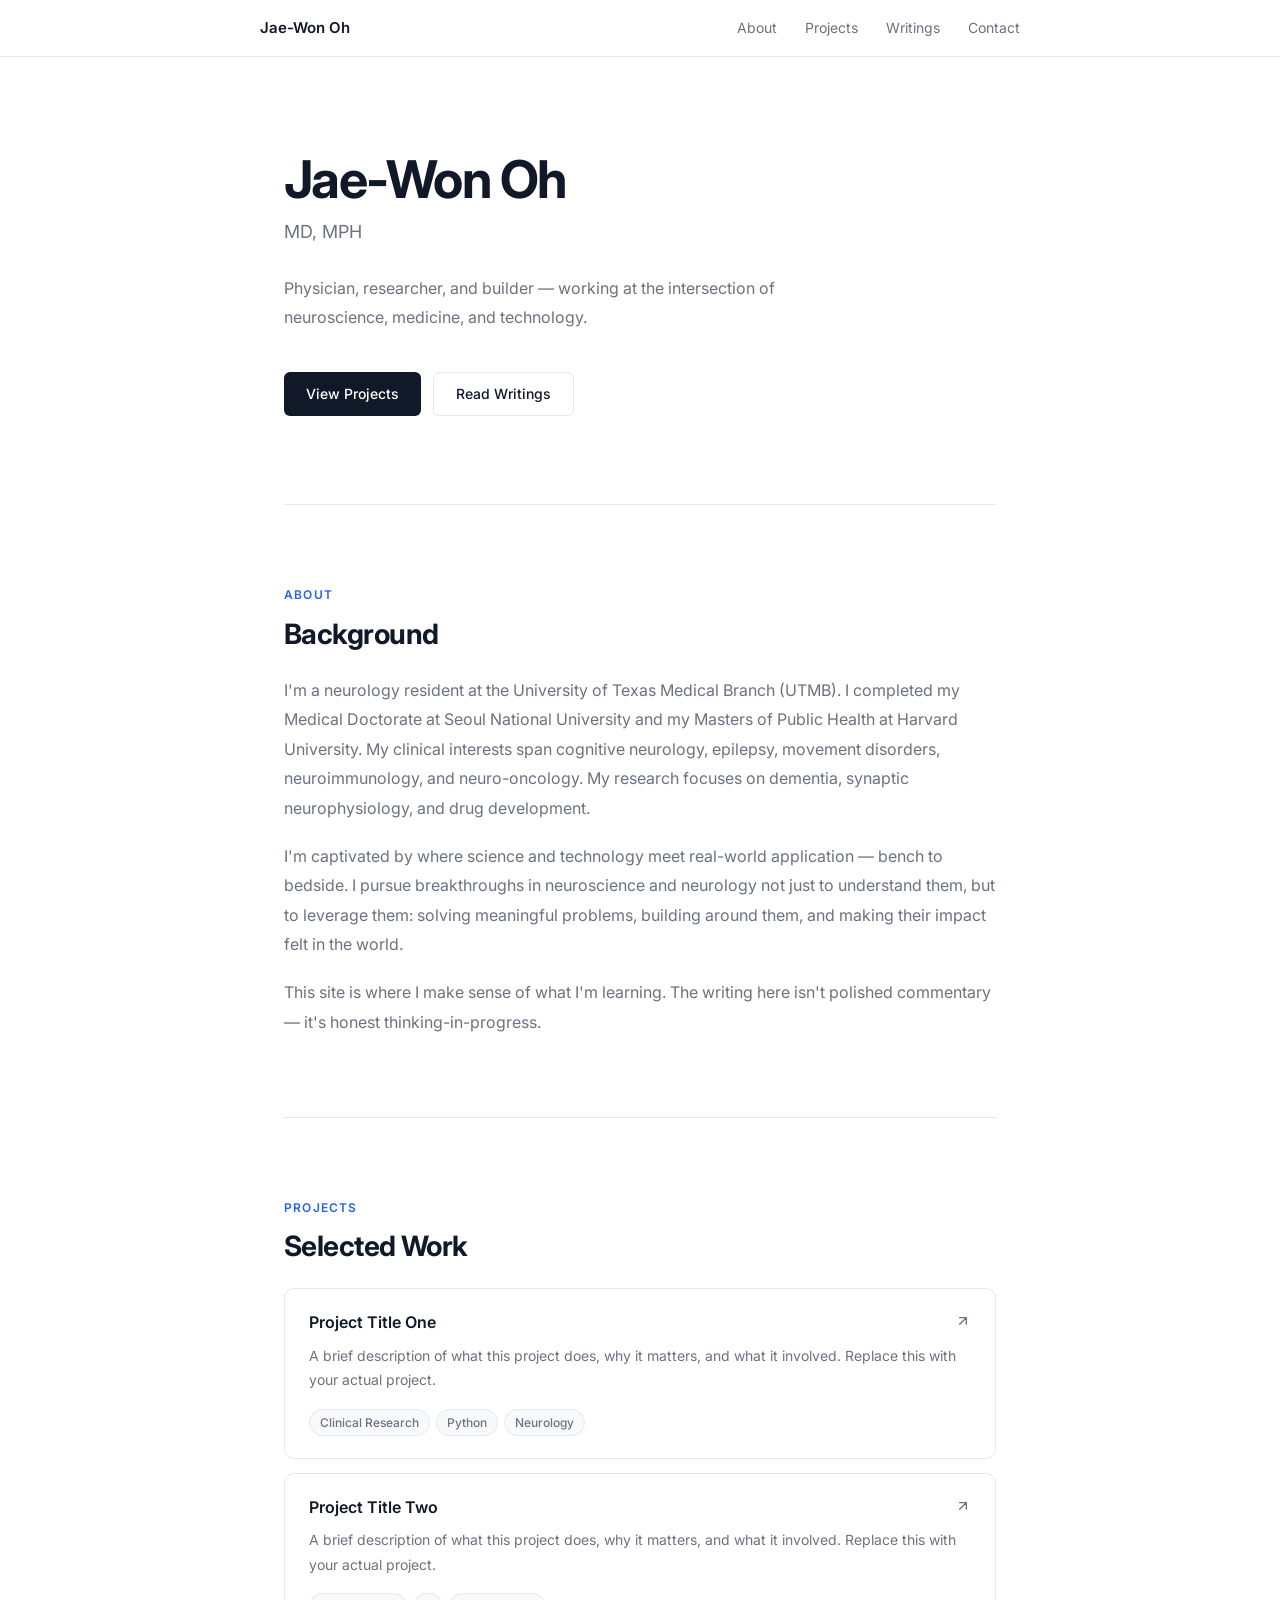
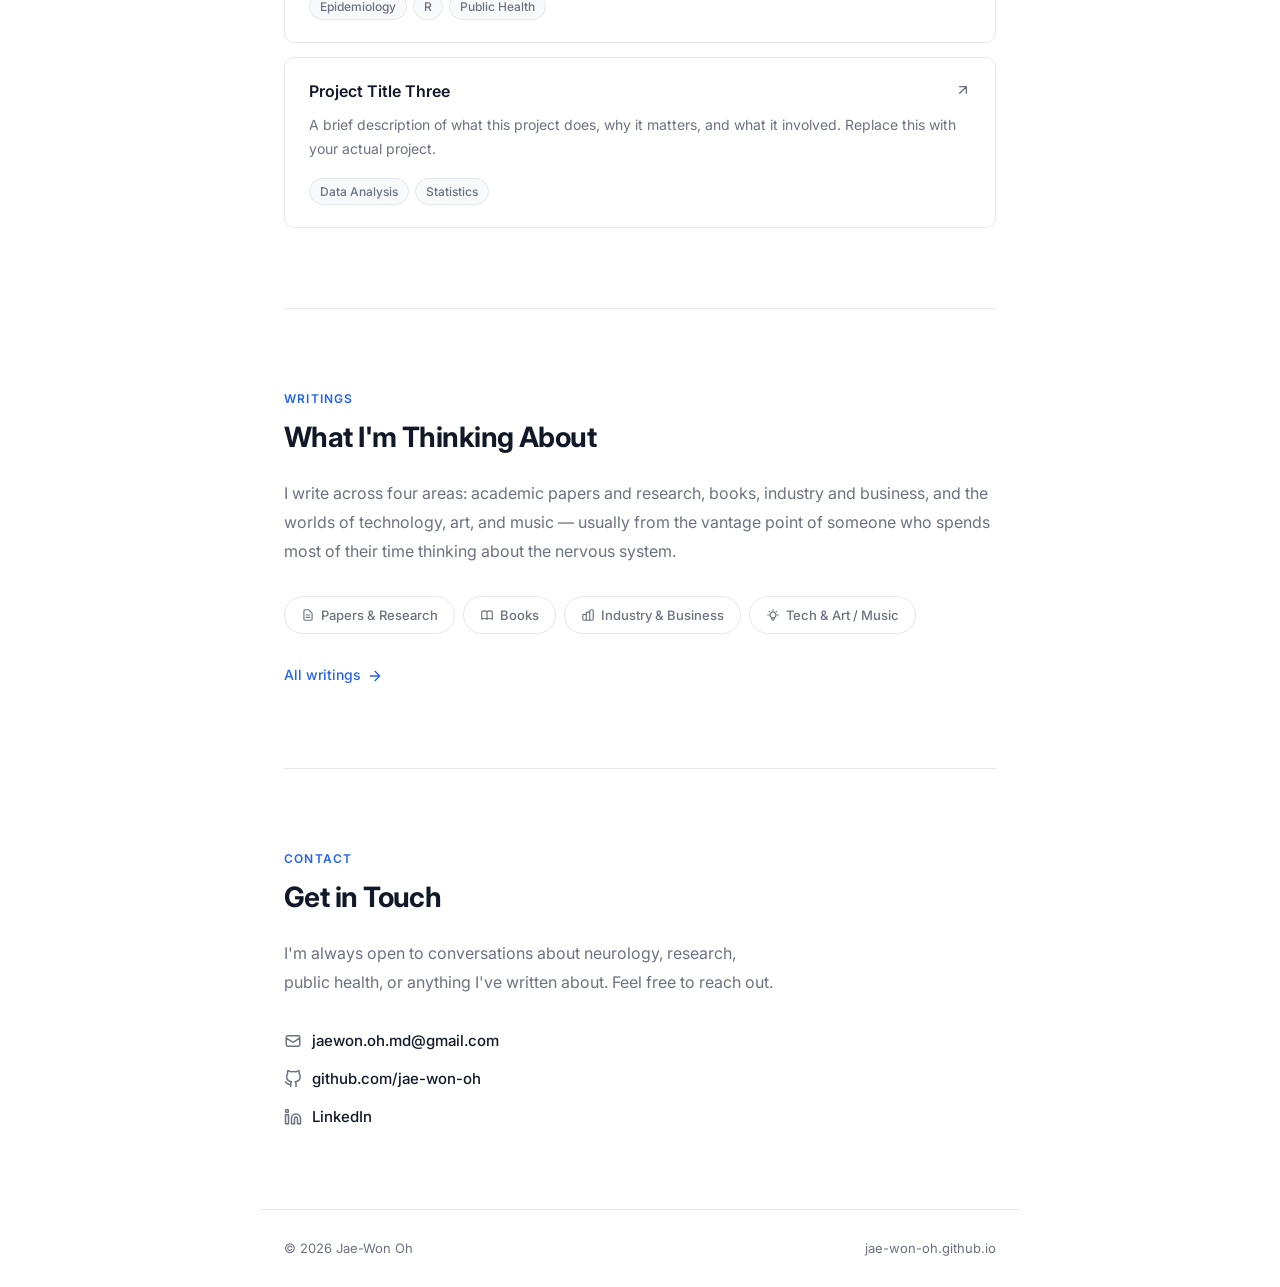
<file: index.html>
<!DOCTYPE html>
<html lang="en">
<head>
  <meta charset="UTF-8">
  <meta name="viewport" content="width=device-width, initial-scale=1.0">
  <title>Jae-Won Oh — Neurology Resident</title>
  <meta name="description" content="Personal website of Jae-Won Oh, MD, MPH — Neurology Resident. Writing about medicine, research, and ideas.">
  <link rel="preconnect" href="https://fonts.googleapis.com">
  <link rel="preconnect" href="https://fonts.gstatic.com" crossorigin>
  <link href="https://fonts.googleapis.com/css2?family=Inter:wght@400;500;600;700&display=swap" rel="stylesheet">
  <link rel="stylesheet" href="css/style.css">
</head>
<body>

  <!-- ===== Navigation ===== -->
  <nav>
    <div class="nav-inner">
      <a href="#hero" class="nav-name">Jae-Won Oh</a>
      <ul class="nav-links">
        <li><a href="#about">About</a></li>
        <li><a href="#projects">Projects</a></li>
        <li><a href="writings/">Writings</a></li>
        <li><a href="#contact">Contact</a></li>
      </ul>
    </div>
  </nav>

  <main>

    <!-- ===== Hero ===== -->
    <section id="hero">
      <h1 class="hero-name">Jae-Won Oh</h1>
      <p class="hero-title">MD, MPH</p>
      <p class="hero-bio">
        Physician, researcher, and builder — working at the intersection of neuroscience,
        medicine, and technology.
      </p>
      <div class="hero-links">
        <a href="#projects" class="btn btn-primary">View Projects</a>
        <a href="writings/" class="btn btn-secondary">Read Writings</a>
      </div>
    </section>

    <!-- ===== About ===== -->
    <section id="about">
      <p class="section-label">About</p>
      <h2 class="section-title">Background</h2>
      <div class="about-text">
        <p>
          I'm a neurology resident at the University of Texas Medical Branch (UTMB). I completed
          my Medical Doctorate at Seoul National University and my Masters of Public Health at
          Harvard University. My clinical interests span cognitive neurology, epilepsy, movement
          disorders, neuroimmunology, and neuro-oncology. My research focuses on dementia,
          synaptic neurophysiology, and drug development.
        </p>
        <p>
          I'm captivated by where science and technology meet real-world application — bench to
          bedside. I pursue breakthroughs in neuroscience and neurology not just to understand
          them, but to leverage them: solving meaningful problems, building around them, and
          making their impact felt in the world.
        </p>
        <p>
          This site is where I make sense of what I'm learning. The writing here isn't polished
          commentary — it's honest thinking-in-progress.
        </p>
      </div>
    </section>

    <!-- ===== Projects ===== -->
    <section id="projects">
      <p class="section-label">Projects</p>
      <h2 class="section-title">Selected Work</h2>
      <div class="projects-grid">

        <a href="#" class="project-card">
          <div class="project-header">
            <span class="project-title">Project Title One</span>
            <svg class="project-arrow" width="16" height="16" viewBox="0 0 24 24" fill="none"
              stroke="currentColor" stroke-width="2" stroke-linecap="round" stroke-linejoin="round">
              <path d="M7 17L17 7M17 7H7M17 7v10"/>
            </svg>
          </div>
          <p class="project-desc">
            A brief description of what this project does, why it matters, and what it involved.
            Replace this with your actual project.
          </p>
          <div class="project-tags">
            <span class="tag">Clinical Research</span>
            <span class="tag">Python</span>
            <span class="tag">Neurology</span>
          </div>
        </a>

        <a href="#" class="project-card">
          <div class="project-header">
            <span class="project-title">Project Title Two</span>
            <svg class="project-arrow" width="16" height="16" viewBox="0 0 24 24" fill="none"
              stroke="currentColor" stroke-width="2" stroke-linecap="round" stroke-linejoin="round">
              <path d="M7 17L17 7M17 7H7M17 7v10"/>
            </svg>
          </div>
          <p class="project-desc">
            A brief description of what this project does, why it matters, and what it involved.
            Replace this with your actual project.
          </p>
          <div class="project-tags">
            <span class="tag">Epidemiology</span>
            <span class="tag">R</span>
            <span class="tag">Public Health</span>
          </div>
        </a>

        <a href="#" class="project-card">
          <div class="project-header">
            <span class="project-title">Project Title Three</span>
            <svg class="project-arrow" width="16" height="16" viewBox="0 0 24 24" fill="none"
              stroke="currentColor" stroke-width="2" stroke-linecap="round" stroke-linejoin="round">
              <path d="M7 17L17 7M17 7H7M17 7v10"/>
            </svg>
          </div>
          <p class="project-desc">
            A brief description of what this project does, why it matters, and what it involved.
            Replace this with your actual project.
          </p>
          <div class="project-tags">
            <span class="tag">Data Analysis</span>
            <span class="tag">Statistics</span>
          </div>
        </a>

      </div>
    </section>

    <!-- ===== Writings Preview ===== -->
    <section id="writings">
      <p class="section-label">Writings</p>
      <h2 class="section-title">What I'm Thinking About</h2>
      <p class="writings-intro">
        I write across four areas: academic papers and research, books, industry and business,
        and the worlds of technology, art, and music — usually from the vantage point of
        someone who spends most of their time thinking about the nervous system.
      </p>
      <div class="category-chips">
        <a href="writings/?cat=papers" class="category-chip">
          <svg width="14" height="14" viewBox="0 0 24 24" fill="none" stroke="currentColor"
            stroke-width="2" stroke-linecap="round" stroke-linejoin="round">
            <path d="M9 12h6m-6 4h6m2 5H7a2 2 0 01-2-2V5a2 2 0 012-2h5.586a1 1 0 01.707.293l5.414 5.414a1 1 0 01.293.707V19a2 2 0 01-2 2z"/>
          </svg>
          Papers &amp; Research
        </a>
        <a href="writings/?cat=books" class="category-chip">
          <svg width="14" height="14" viewBox="0 0 24 24" fill="none" stroke="currentColor"
            stroke-width="2" stroke-linecap="round" stroke-linejoin="round">
            <path d="M12 6.253v13m0-13C10.832 5.477 9.246 5 7.5 5S4.168 5.477 3 6.253v13C4.168 18.477 5.754 18 7.5 18s3.332.477 4.5 1.253m0-13C13.168 5.477 14.754 5 16.5 5c1.747 0 3.332.477 4.5 1.253v13C19.832 18.477 18.247 18 16.5 18c-1.746 0-3.332.477-4.5 1.253"/>
          </svg>
          Books
        </a>
        <a href="writings/?cat=industry" class="category-chip">
          <svg width="14" height="14" viewBox="0 0 24 24" fill="none" stroke="currentColor"
            stroke-width="2" stroke-linecap="round" stroke-linejoin="round">
            <path d="M9 19v-6a2 2 0 00-2-2H5a2 2 0 00-2 2v6a2 2 0 002 2h2a2 2 0 002-2zm0 0V9a2 2 0 012-2h2a2 2 0 012 2v10m-6 0a2 2 0 002 2h2a2 2 0 002-2m0 0V5a2 2 0 012-2h2a2 2 0 012 2v14a2 2 0 01-2 2h-2a2 2 0 01-2-2z"/>
          </svg>
          Industry &amp; Business
        </a>
        <a href="writings/?cat=tech-art" class="category-chip">
          <svg width="14" height="14" viewBox="0 0 24 24" fill="none" stroke="currentColor"
            stroke-width="2" stroke-linecap="round" stroke-linejoin="round">
            <path d="M9.663 17h4.673M12 3v1m6.364 1.636l-.707.707M21 12h-1M4 12H3m3.343-5.657l-.707-.707m2.828 9.9a5 5 0 117.072 0l-.548.547A3.374 3.374 0 0014 18.469V19a2 2 0 11-4 0v-.531c0-.895-.356-1.754-.988-2.386l-.548-.547z"/>
          </svg>
          Tech &amp; Art / Music
        </a>
      </div>
      <a href="writings/" class="see-all-link">
        All writings
        <svg width="16" height="16" viewBox="0 0 24 24" fill="none" stroke="currentColor"
          stroke-width="2" stroke-linecap="round" stroke-linejoin="round">
          <path d="M5 12h14M12 5l7 7-7 7"/>
        </svg>
      </a>
    </section>

    <!-- ===== Contact ===== -->
    <section id="contact">
      <p class="section-label">Contact</p>
      <h2 class="section-title">Get in Touch</h2>
      <p class="contact-intro">
        I'm always open to conversations about neurology, research, public health,
        or anything I've written about. Feel free to reach out.
      </p>
      <div class="contact-links">
        <a href="mailto:jaewon.oh.md@gmail.com" class="contact-link">
          <svg width="18" height="18" viewBox="0 0 24 24" fill="none" stroke="currentColor"
            stroke-width="2" stroke-linecap="round" stroke-linejoin="round">
            <path d="M3 8l7.89 5.26a2 2 0 002.22 0L21 8M5 19h14a2 2 0 002-2V7a2 2 0 00-2-2H5a2 2 0 00-2 2v10a2 2 0 002 2z"/>
          </svg>
          jaewon.oh.md@gmail.com
        </a>
        <a href="https://github.com/jae-won-oh" target="_blank" rel="noopener" class="contact-link">
          <svg width="18" height="18" viewBox="0 0 24 24" fill="none" stroke="currentColor"
            stroke-width="2" stroke-linecap="round" stroke-linejoin="round">
            <path d="M9 19c-5 1.5-5-2.5-7-3m14 6v-3.87a3.37 3.37 0 00-.94-2.61c3.14-.35 6.44-1.54 6.44-7A5.44 5.44 0 0020 4.77 5.07 5.07 0 0019.91 1S18.73.65 16 2.48a13.38 13.38 0 00-7 0C6.27.65 5.09 1 5.09 1A5.07 5.07 0 005 4.77a5.44 5.44 0 00-1.5 3.78c0 5.42 3.3 6.61 6.44 7A3.37 3.37 0 009 18.13V22"/>
          </svg>
          github.com/jae-won-oh
        </a>
        <a href="https://www.linkedin.com/in/jae-won-oh-md" target="_blank" rel="noopener" class="contact-link">
          <svg width="18" height="18" viewBox="0 0 24 24" fill="none" stroke="currentColor"
            stroke-width="2" stroke-linecap="round" stroke-linejoin="round">
            <path d="M16 8a6 6 0 016 6v7h-4v-7a2 2 0 00-2-2 2 2 0 00-2 2v7h-4v-7a6 6 0 016-6z"/>
            <rect x="2" y="9" width="4" height="12"/>
            <circle cx="4" cy="4" r="2"/>
          </svg>
          LinkedIn
        </a>
      </div>
    </section>

  </main>

  <footer>
    <span>© 2026 Jae-Won Oh</span>
    <a href="https://jae-won-oh.github.io">jae-won-oh.github.io</a>
  </footer>

  <script src="js/main.js"></script>
</body>
</html>
</file>
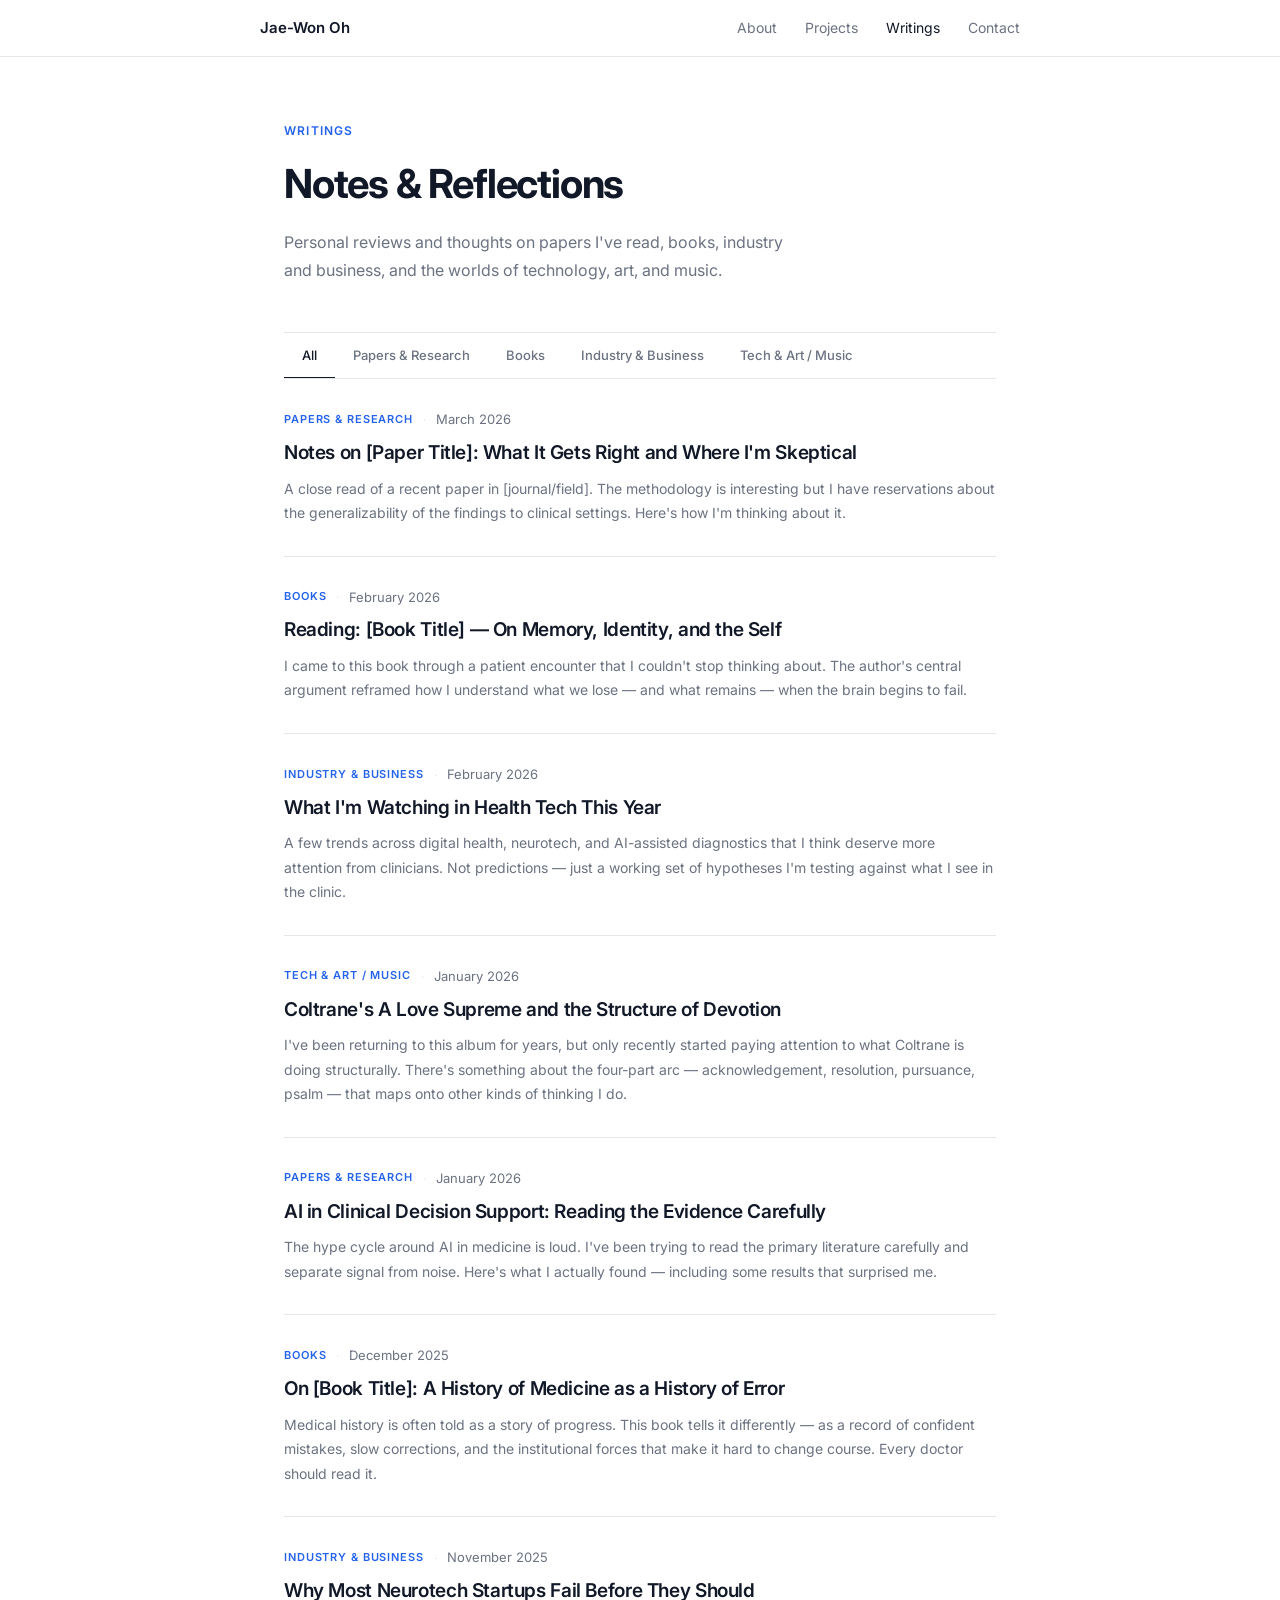
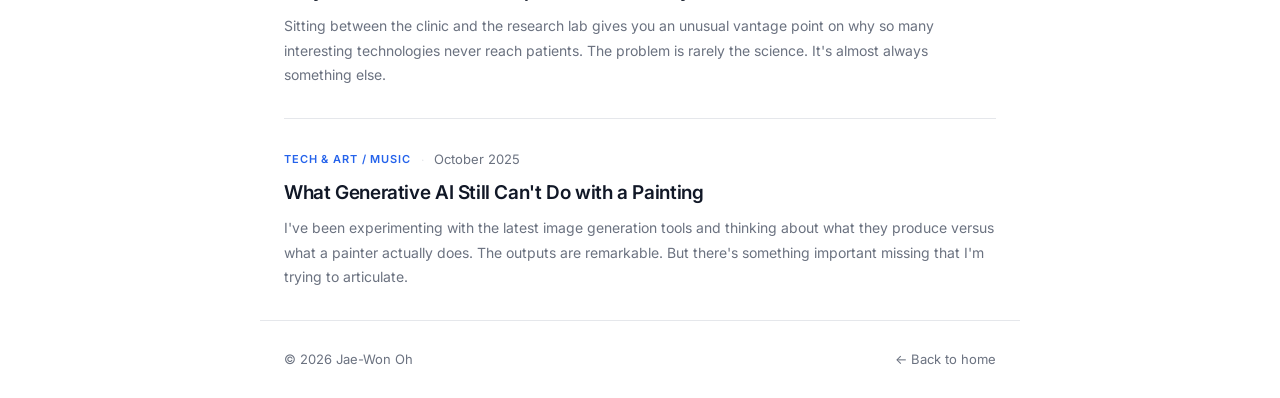
<file: writings/index.html>
<!DOCTYPE html>
<html lang="en">
<head>
  <meta charset="UTF-8">
  <meta name="viewport" content="width=device-width, initial-scale=1.0">
  <title>Writings — Jae-Won Oh</title>
  <meta name="description" content="Writings by Jae-Won Oh — notes on papers, books, industry, technology, art, and music.">
  <link rel="preconnect" href="https://fonts.googleapis.com">
  <link rel="preconnect" href="https://fonts.gstatic.com" crossorigin>
  <link href="https://fonts.googleapis.com/css2?family=Inter:wght@400;500;600;700&display=swap" rel="stylesheet">
  <link rel="stylesheet" href="../css/style.css">
</head>
<body>

  <!-- ===== Navigation ===== -->
  <nav>
    <div class="nav-inner">
      <a href="../" class="nav-name">Jae-Won Oh</a>
      <ul class="nav-links">
        <li><a href="../#about">About</a></li>
        <li><a href="../#projects">Projects</a></li>
        <li><a href="./" class="active">Writings</a></li>
        <li><a href="../#contact">Contact</a></li>
      </ul>
    </div>
  </nav>

  <main>

    <!-- ===== Page Header ===== -->
    <div class="page-header">
      <p class="section-label">Writings</p>
      <h1 class="page-title">Notes &amp; Reflections</h1>
      <p class="page-subtitle">
        Personal reviews and thoughts on papers I've read, books, industry and business,
        and the worlds of technology, art, and music.
      </p>
    </div>

    <!-- ===== Category Filter ===== -->
    <div class="filter-bar" role="tablist" aria-label="Filter by category">
      <button class="filter-tab" data-filter="all" role="tab">All</button>
      <button class="filter-tab" data-filter="papers" role="tab">Papers &amp; Research</button>
      <button class="filter-tab" data-filter="books" role="tab">Books</button>
      <button class="filter-tab" data-filter="industry" role="tab">Industry &amp; Business</button>
      <button class="filter-tab" data-filter="tech-art" role="tab">Tech &amp; Art / Music</button>
    </div>

    <!-- ===== Post List ===== -->
    <div class="post-list">

      <!-- Papers & Research -->
      <a href="#" class="post-item" data-category="papers">
        <div class="post-meta">
          <span class="post-category-label">Papers &amp; Research</span>
          <span class="post-dot">·</span>
          <span class="post-date">March 2026</span>
        </div>
        <h2 class="post-title">Notes on [Paper Title]: What It Gets Right and Where I'm Skeptical</h2>
        <p class="post-excerpt">
          A close read of a recent paper in [journal/field]. The methodology is interesting but I have
          reservations about the generalizability of the findings to clinical settings. Here's how I'm
          thinking about it.
        </p>
      </a>

      <!-- Books -->
      <a href="#" class="post-item" data-category="books">
        <div class="post-meta">
          <span class="post-category-label">Books</span>
          <span class="post-dot">·</span>
          <span class="post-date">February 2026</span>
        </div>
        <h2 class="post-title">Reading: [Book Title] — On Memory, Identity, and the Self</h2>
        <p class="post-excerpt">
          I came to this book through a patient encounter that I couldn't stop thinking about.
          The author's central argument reframed how I understand what we lose — and what remains —
          when the brain begins to fail.
        </p>
      </a>

      <!-- Industry & Business -->
      <a href="#" class="post-item" data-category="industry">
        <div class="post-meta">
          <span class="post-category-label">Industry &amp; Business</span>
          <span class="post-dot">·</span>
          <span class="post-date">February 2026</span>
        </div>
        <h2 class="post-title">What I'm Watching in Health Tech This Year</h2>
        <p class="post-excerpt">
          A few trends across digital health, neurotech, and AI-assisted diagnostics that I think
          deserve more attention from clinicians. Not predictions — just a working set of hypotheses
          I'm testing against what I see in the clinic.
        </p>
      </a>

      <!-- Tech & Art / Music -->
      <a href="#" class="post-item" data-category="tech-art">
        <div class="post-meta">
          <span class="post-category-label">Tech &amp; Art / Music</span>
          <span class="post-dot">·</span>
          <span class="post-date">January 2026</span>
        </div>
        <h2 class="post-title">Coltrane's A Love Supreme and the Structure of Devotion</h2>
        <p class="post-excerpt">
          I've been returning to this album for years, but only recently started paying attention
          to what Coltrane is doing structurally. There's something about the four-part arc —
          acknowledgement, resolution, pursuance, psalm — that maps onto other kinds of thinking I do.
        </p>
      </a>

      <!-- Papers & Research -->
      <a href="#" class="post-item" data-category="papers">
        <div class="post-meta">
          <span class="post-category-label">Papers &amp; Research</span>
          <span class="post-dot">·</span>
          <span class="post-date">January 2026</span>
        </div>
        <h2 class="post-title">AI in Clinical Decision Support: Reading the Evidence Carefully</h2>
        <p class="post-excerpt">
          The hype cycle around AI in medicine is loud. I've been trying to read the primary literature
          carefully and separate signal from noise. Here's what I actually found — including some
          results that surprised me.
        </p>
      </a>

      <!-- Books -->
      <a href="#" class="post-item" data-category="books">
        <div class="post-meta">
          <span class="post-category-label">Books</span>
          <span class="post-dot">·</span>
          <span class="post-date">December 2025</span>
        </div>
        <h2 class="post-title">On [Book Title]: A History of Medicine as a History of Error</h2>
        <p class="post-excerpt">
          Medical history is often told as a story of progress. This book tells it differently —
          as a record of confident mistakes, slow corrections, and the institutional forces that
          make it hard to change course. Every doctor should read it.
        </p>
      </a>

      <!-- Industry & Business -->
      <a href="#" class="post-item" data-category="industry">
        <div class="post-meta">
          <span class="post-category-label">Industry &amp; Business</span>
          <span class="post-dot">·</span>
          <span class="post-date">November 2025</span>
        </div>
        <h2 class="post-title">Why Most Neurotech Startups Fail Before They Should</h2>
        <p class="post-excerpt">
          Sitting between the clinic and the research lab gives you an unusual vantage point on why
          so many interesting technologies never reach patients. The problem is rarely the science.
          It's almost always something else.
        </p>
      </a>

      <!-- Tech & Art / Music -->
      <a href="#" class="post-item" data-category="tech-art">
        <div class="post-meta">
          <span class="post-category-label">Tech &amp; Art / Music</span>
          <span class="post-dot">·</span>
          <span class="post-date">October 2025</span>
        </div>
        <h2 class="post-title">What Generative AI Still Can't Do with a Painting</h2>
        <p class="post-excerpt">
          I've been experimenting with the latest image generation tools and thinking about what
          they produce versus what a painter actually does. The outputs are remarkable. But there's
          something important missing that I'm trying to articulate.
        </p>
      </a>

    </div>

    <p class="empty-state" style="display:none;">No writings in this category yet.</p>

  </main>

  <footer>
    <span>© 2026 Jae-Won Oh</span>
    <a href="../">← Back to home</a>
  </footer>

  <script src="../js/main.js"></script>
</body>
</html>
</file>
<file: css/style.css>
/* =========================================
   Reset & Variables
   ========================================= */
*, *::before, *::after {
  box-sizing: border-box;
  margin: 0;
  padding: 0;
}

:root {
  --bg: #ffffff;
  --bg-alt: #f8f9fa;
  --text: #111827;
  --text-muted: #6b7280;
  --accent: #2563eb;
  --border: #e5e7eb;
  --max-width: 760px;
}

html {
  scroll-behavior: smooth;
}

body {
  font-family: 'Inter', -apple-system, BlinkMacSystemFont, 'Segoe UI', sans-serif;
  background: var(--bg);
  color: var(--text);
  font-size: 16px;
  line-height: 1.6;
  -webkit-font-smoothing: antialiased;
}

/* =========================================
   Navigation
   ========================================= */
nav {
  position: sticky;
  top: 0;
  z-index: 100;
  background: rgba(255, 255, 255, 0.92);
  backdrop-filter: blur(10px);
  -webkit-backdrop-filter: blur(10px);
  border-bottom: 1px solid var(--border);
  padding: 0 24px;
}

.nav-inner {
  max-width: var(--max-width);
  margin: 0 auto;
  display: flex;
  align-items: center;
  justify-content: space-between;
  height: 56px;
}

.nav-name {
  font-weight: 600;
  font-size: 15px;
  color: var(--text);
  text-decoration: none;
  letter-spacing: -0.01em;
}

.nav-links {
  display: flex;
  gap: 28px;
  list-style: none;
}

.nav-links a {
  font-size: 14px;
  color: var(--text-muted);
  text-decoration: none;
  transition: color 0.15s;
}

.nav-links a:hover,
.nav-links a.active {
  color: var(--text);
}

/* =========================================
   Page Container
   ========================================= */
main {
  max-width: var(--max-width);
  margin: 0 auto;
  padding: 0 24px;
}

section {
  padding: 80px 0;
  border-bottom: 1px solid var(--border);
}

section:last-child {
  border-bottom: none;
}

/* =========================================
   Hero
   ========================================= */
#hero {
  padding-top: 96px;
  padding-bottom: 88px;
}

.hero-label {
  font-size: 12px;
  font-weight: 600;
  color: var(--accent);
  text-transform: uppercase;
  letter-spacing: 0.1em;
  margin-bottom: 16px;
}

.hero-name {
  font-size: 52px;
  font-weight: 700;
  line-height: 1.05;
  letter-spacing: -0.03em;
  margin-bottom: 10px;
  color: var(--text);
}

.hero-title {
  font-size: 18px;
  font-weight: 400;
  color: var(--text-muted);
  margin-bottom: 28px;
}

.hero-bio {
  font-size: 16px;
  color: var(--text-muted);
  max-width: 540px;
  line-height: 1.8;
  margin-bottom: 40px;
}

.hero-links {
  display: flex;
  gap: 12px;
  flex-wrap: wrap;
}

/* =========================================
   Buttons
   ========================================= */
.btn {
  display: inline-flex;
  align-items: center;
  gap: 6px;
  padding: 10px 22px;
  border-radius: 6px;
  font-size: 14px;
  font-weight: 500;
  text-decoration: none;
  transition: all 0.15s;
  cursor: pointer;
  border: none;
}

.btn-primary {
  background: var(--text);
  color: #fff;
}

.btn-primary:hover {
  background: #1f2937;
}

.btn-secondary {
  background: transparent;
  color: var(--text);
  border: 1px solid var(--border);
}

.btn-secondary:hover {
  border-color: #9ca3af;
  background: var(--bg-alt);
}

/* =========================================
   Section Labels & Titles
   ========================================= */
.section-label {
  font-size: 12px;
  font-weight: 600;
  color: var(--accent);
  text-transform: uppercase;
  letter-spacing: 0.1em;
  margin-bottom: 12px;
}

.section-title {
  font-size: 28px;
  font-weight: 700;
  letter-spacing: -0.02em;
  margin-bottom: 24px;
  line-height: 1.25;
}

/* =========================================
   About
   ========================================= */
.about-text p {
  font-size: 16px;
  color: var(--text-muted);
  line-height: 1.85;
  margin-bottom: 18px;
}

.about-text p:last-child {
  margin-bottom: 0;
}

/* =========================================
   Projects
   ========================================= */
.projects-grid {
  display: flex;
  flex-direction: column;
  gap: 14px;
}

.project-card {
  display: block;
  border: 1px solid var(--border);
  border-radius: 10px;
  padding: 22px 24px;
  text-decoration: none;
  color: inherit;
  transition: border-color 0.15s, box-shadow 0.15s;
}

.project-card:hover {
  border-color: #9ca3af;
  box-shadow: 0 2px 10px rgba(0, 0, 0, 0.06);
}

.project-header {
  display: flex;
  align-items: flex-start;
  justify-content: space-between;
  gap: 12px;
  margin-bottom: 10px;
}

.project-title {
  font-size: 16px;
  font-weight: 600;
  color: var(--text);
  line-height: 1.4;
}

.project-arrow {
  color: var(--text-muted);
  flex-shrink: 0;
  margin-top: 2px;
  transition: transform 0.15s;
}

.project-card:hover .project-arrow {
  transform: translate(2px, -2px);
}

.project-desc {
  font-size: 14px;
  color: var(--text-muted);
  line-height: 1.75;
  margin-bottom: 16px;
}

.project-tags {
  display: flex;
  gap: 6px;
  flex-wrap: wrap;
}

.tag {
  font-size: 12px;
  font-weight: 500;
  padding: 3px 10px;
  border-radius: 20px;
  background: var(--bg-alt);
  color: var(--text-muted);
  border: 1px solid var(--border);
}

/* =========================================
   Writings Section (homepage preview)
   ========================================= */
.writings-intro {
  font-size: 16px;
  color: var(--text-muted);
  line-height: 1.8;
  margin-bottom: 30px;
}

.category-chips {
  display: flex;
  gap: 8px;
  flex-wrap: wrap;
  margin-bottom: 28px;
}

.category-chip {
  display: inline-flex;
  align-items: center;
  gap: 6px;
  padding: 8px 16px;
  border: 1px solid var(--border);
  border-radius: 20px;
  font-size: 13px;
  font-weight: 500;
  color: var(--text-muted);
  text-decoration: none;
  background: var(--bg);
  transition: all 0.15s;
  cursor: pointer;
}

.category-chip:hover {
  border-color: var(--text);
  color: var(--text);
}

.see-all-link {
  display: inline-flex;
  align-items: center;
  gap: 6px;
  font-size: 14px;
  font-weight: 500;
  color: var(--accent);
  text-decoration: none;
  transition: gap 0.15s;
}

.see-all-link:hover {
  gap: 10px;
}

/* =========================================
   Contact
   ========================================= */
.contact-intro {
  font-size: 16px;
  color: var(--text-muted);
  line-height: 1.8;
  margin-bottom: 32px;
  max-width: 500px;
}

.contact-links {
  display: flex;
  flex-direction: column;
  gap: 14px;
}

.contact-link {
  display: inline-flex;
  align-items: center;
  gap: 10px;
  font-size: 15px;
  font-weight: 500;
  color: var(--text);
  text-decoration: none;
  width: fit-content;
  transition: color 0.15s;
}

.contact-link:hover {
  color: var(--accent);
}

.contact-link svg {
  color: var(--text-muted);
  flex-shrink: 0;
}

/* =========================================
   Footer
   ========================================= */
footer {
  max-width: var(--max-width);
  margin: 0 auto;
  padding: 28px 24px;
  font-size: 13px;
  color: var(--text-muted);
  display: flex;
  justify-content: space-between;
  align-items: center;
  border-top: 1px solid var(--border);
}

footer a {
  color: var(--text-muted);
  text-decoration: none;
  transition: color 0.15s;
}

footer a:hover {
  color: var(--text);
}

/* =========================================
   Writings Page
   ========================================= */
.page-header {
  padding: 64px 0 48px;
  border-bottom: 1px solid var(--border);
}

.page-title {
  font-size: 40px;
  font-weight: 700;
  letter-spacing: -0.03em;
  margin-bottom: 12px;
}

.page-subtitle {
  font-size: 16px;
  color: var(--text-muted);
  line-height: 1.75;
  max-width: 520px;
}

.filter-bar {
  padding: 0;
  border-bottom: 1px solid var(--border);
  overflow-x: auto;
  -webkit-overflow-scrolling: touch;
  scrollbar-width: none;
  display: flex;
}

.filter-bar::-webkit-scrollbar {
  display: none;
}

.filter-tab {
  padding: 14px 18px;
  font-size: 13px;
  font-weight: 500;
  color: var(--text-muted);
  background: none;
  border: none;
  cursor: pointer;
  white-space: nowrap;
  border-bottom: 2px solid transparent;
  margin-bottom: -1px;
  transition: color 0.15s, border-color 0.15s;
  font-family: inherit;
}

.filter-tab:hover {
  color: var(--text);
}

.filter-tab.active {
  color: var(--text);
  border-bottom-color: var(--text);
}

.post-list {
  display: flex;
  flex-direction: column;
}

.post-item {
  display: block;
  padding: 30px 0;
  border-bottom: 1px solid var(--border);
  text-decoration: none;
  color: inherit;
}

.post-item:last-child {
  border-bottom: none;
}

.post-meta {
  display: flex;
  align-items: center;
  gap: 10px;
  margin-bottom: 10px;
}

.post-category-label {
  font-size: 11px;
  font-weight: 600;
  text-transform: uppercase;
  letter-spacing: 0.08em;
  color: var(--accent);
}

.post-dot {
  color: var(--border);
  font-size: 12px;
}

.post-date {
  font-size: 13px;
  color: var(--text-muted);
}

.post-title {
  font-size: 19px;
  font-weight: 600;
  letter-spacing: -0.02em;
  line-height: 1.4;
  margin-bottom: 10px;
  color: var(--text);
  transition: color 0.15s;
}

.post-item:hover .post-title {
  color: var(--accent);
}

.post-excerpt {
  font-size: 14px;
  color: var(--text-muted);
  line-height: 1.75;
}

.empty-state {
  padding: 60px 0;
  text-align: center;
  color: var(--text-muted);
  font-size: 15px;
}

/* =========================================
   Responsive
   ========================================= */
@media (max-width: 640px) {
  .hero-name {
    font-size: 38px;
  }

  .nav-links {
    gap: 18px;
  }

  .nav-links li:nth-child(3) {
    display: none;
  }

  .page-title {
    font-size: 32px;
  }

  footer {
    flex-direction: column;
    gap: 8px;
    text-align: center;
  }
}
</file>
